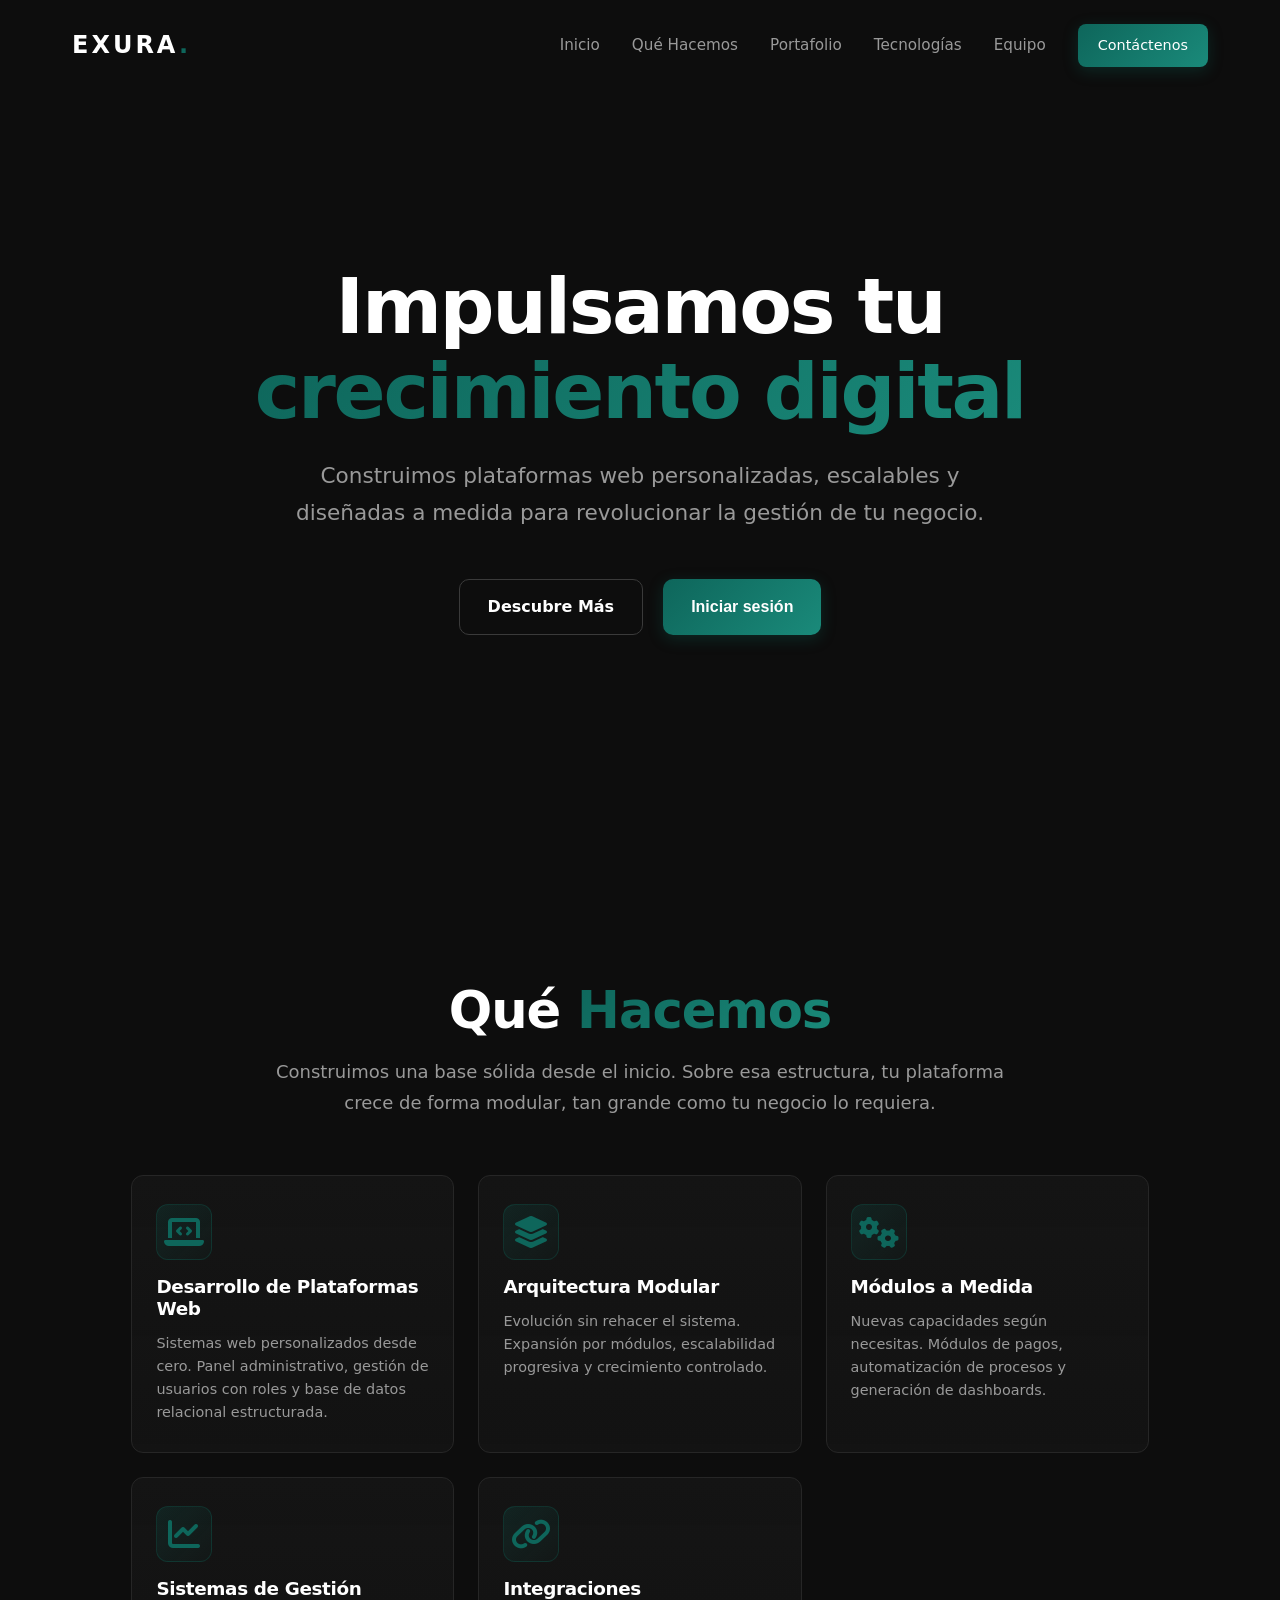
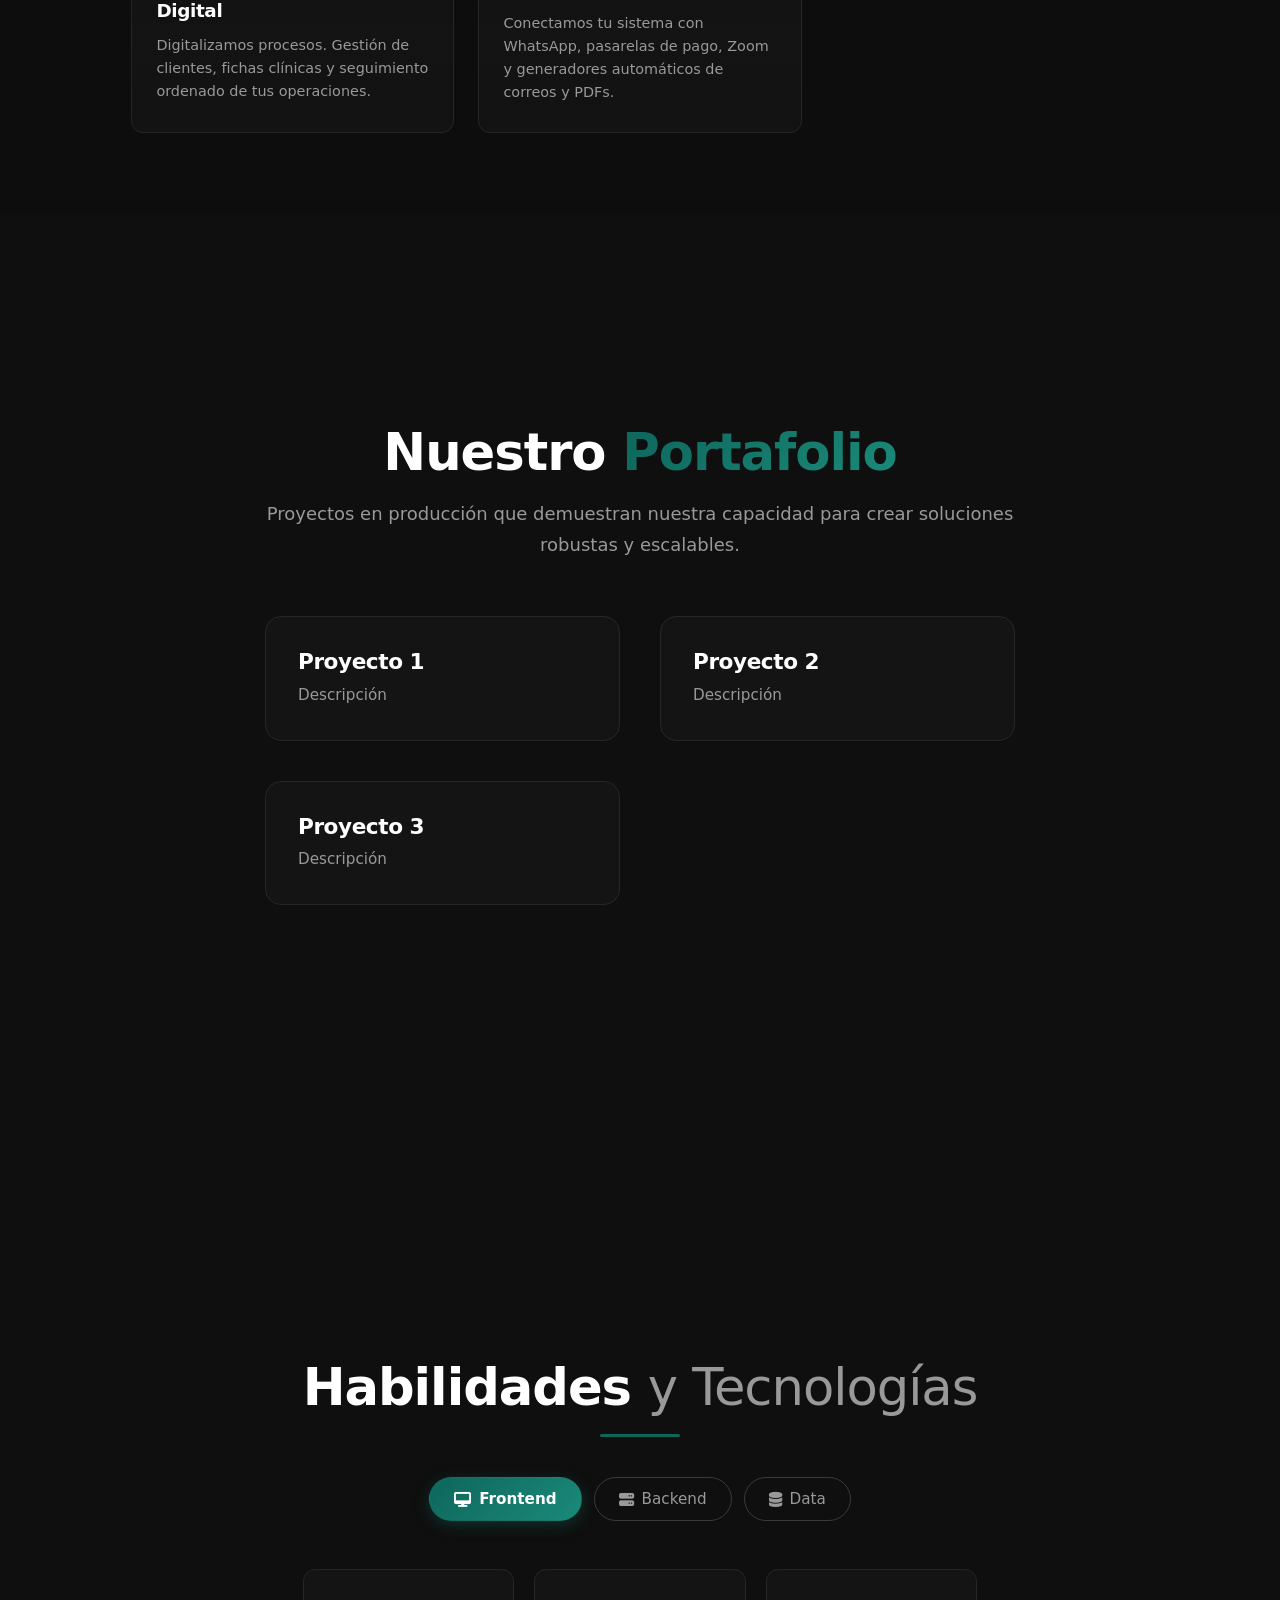
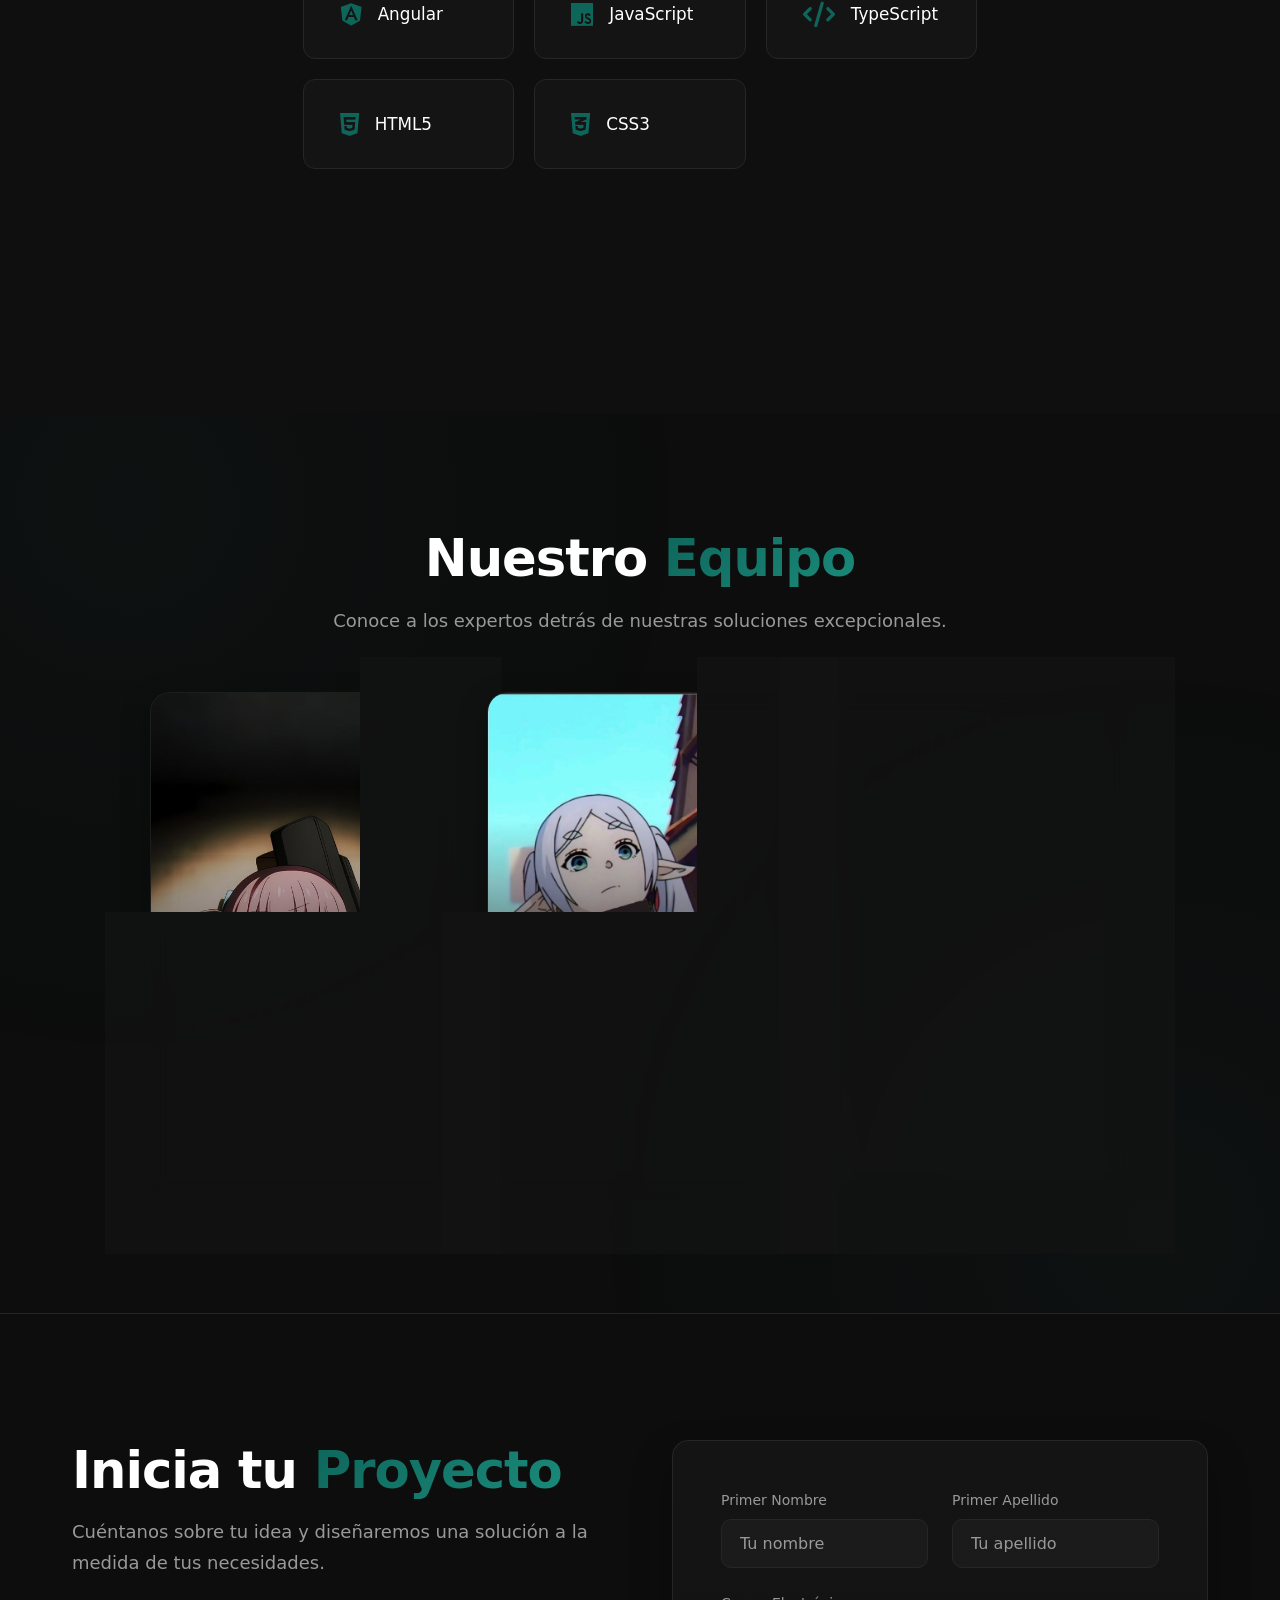
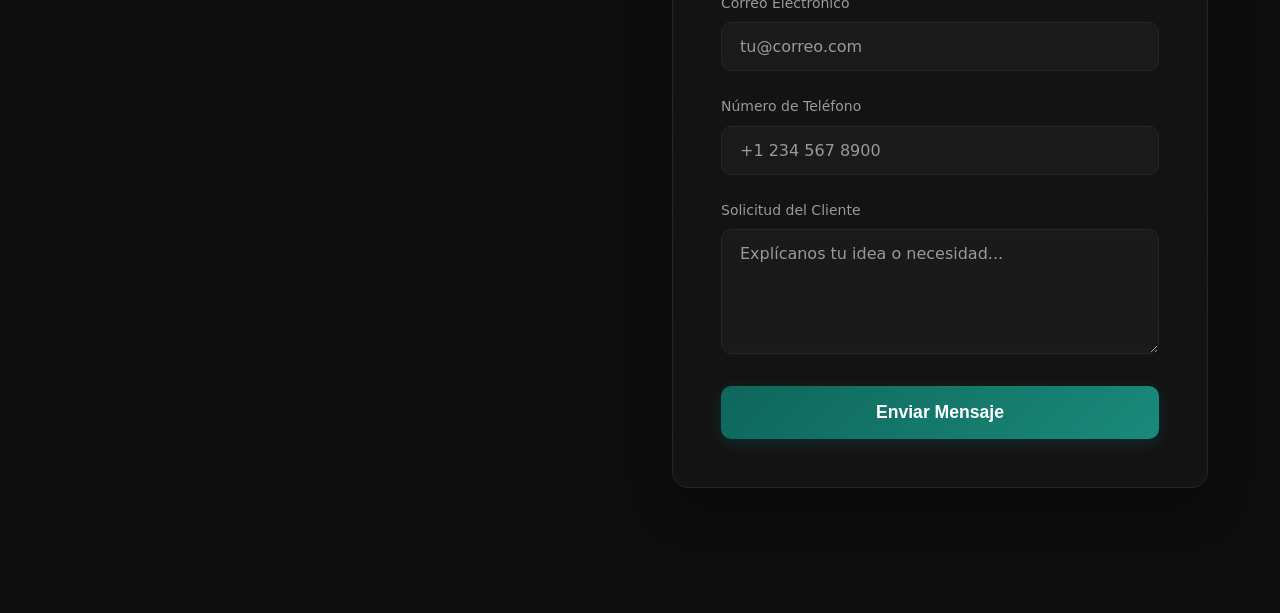
<file: index.html>
<!DOCTYPE html>
<html lang="es">
<head>
    <meta charset="UTF-8">
    <meta name="viewport" content="width=device-width, initial-scale=1.0">
    <title>Exura Studio | Desarrollo de Plataformas Web</title>
    <meta name="description" content="Exura Studio. Creamos sistemas web personalizados y modulares, desde landing pages hasta sistemas de gestión digital complejos.">
    <!-- FontAwesome -->
    <link rel="stylesheet" href="https://cdnjs.cloudflare.com/ajax/libs/font-awesome/6.4.0/css/all.min.css">
    <link rel="stylesheet" href="css/styles.css">
    <link rel="stylesheet" href="css/team-styles.css">
</head>
<body>
    <!-- Navbar -->
    <header class="navbar" id="navbar">
        <div class="nav-container">
            <a href="#inicio" class="logo">
                <span class="logo-text">EXURA<span class="logo-accent">.</span></span>
            </a>
            <nav class="nav-links">
                <a href="#inicio" class="nav-item">Inicio</a>
                <a href="#servicios" class="nav-item">Qué Hacemos</a>
                <a href="#portafolio" class="nav-item">Portafolio</a>
                <a href="#tecnologias" class="nav-item">Tecnologías</a>
                <a href="#equipo" class="nav-item">Equipo</a>
                <a href="#contacto" class="nav-item btn-primary">Contáctenos</a>
            </nav>
            <button class="mobile-menu-btn" id="mobileMenuBtn">☰</button>
        </div>
    </header>

    <!-- Mobile Menu -->
    <div class="mobile-menu" id="mobileMenu">
        <button class="mobile-close-btn" id="closeMobileBtn">✕</button>
        <a href="#inicio" class="mobile-nav-item">Inicio</a>
        <a href="#servicios" class="mobile-nav-item">Qué Hacemos</a>
        <a href="#portafolio" class="mobile-nav-item">Portafolio</a>
        <a href="#tecnologias" class="mobile-nav-item">Tecnologías</a>
        <a href="#equipo" class="mobile-nav-item">Equipo</a>
        <a href="#contacto" class="mobile-nav-item mobile-btn-primary">Contáctenos</a>
    </div>

    <!-- Hero Section -->
    <section class="hero view-animate" id="inicio">
        <div class="hero-content">
            <h1 class="hero-title">Impulsamos tu <span class="text-gradient">crecimiento digital</span></h1>
            <p class="hero-subtitle">Construimos plataformas web personalizadas, escalables y diseñadas a medida para revolucionar la gestión de tu negocio.</p>
            <div class="hero-actions">
                <a href="#servicios" class="btn btn-outline">Descubre Más</a>
                <button class="btn btn-primary" id="heroLoginBtn">Iniciar sesión</button>
            </div>
        </div>
    </section>

    <!-- Servicios Section -->
    <section class="section section-full" id="servicios">
        <div class="container">
            <div class="section-header view-animate">
                <h2 class="section-title">Qué <span class="text-gradient">Hacemos</span></h2>
                <p class="section-subtitle">Construimos una base sólida desde el inicio. Sobre esa estructura, tu plataforma crece de forma modular, tan grande como tu negocio lo requiera.</p>
            </div>

            <div class="services-grid">
                <div class="service-card view-animate stagger-1">
                    <div class="service-icon"><i class="fa-solid fa-laptop-code"></i></div>
                    <h3>Desarrollo de Plataformas Web</h3>
                    <p>Sistemas web personalizados desde cero. Panel administrativo, gestión de usuarios con roles y base de datos relacional estructurada.</p>
                </div>

                <div class="service-card view-animate stagger-2">
                    <div class="service-icon"><i class="fa-solid fa-layer-group"></i></div>
                    <h3>Arquitectura Modular</h3>
                    <p>Evolución sin rehacer el sistema. Expansión por módulos, escalabilidad progresiva y crecimiento controlado.</p>
                </div>

                <div class="service-card view-animate stagger-3">
                    <div class="service-icon"><i class="fa-solid fa-cogs"></i></div>
                    <h3>Módulos a Medida</h3>
                    <p>Nuevas capacidades según necesitas. Módulos de pagos, automatización de procesos y generación de dashboards.</p>
                </div>

                <div class="service-card view-animate stagger-1">
                    <div class="service-icon"><i class="fa-solid fa-chart-line"></i></div>
                    <h3>Sistemas de Gestión Digital</h3>
                    <p>Digitalizamos procesos. Gestión de clientes, fichas clínicas y seguimiento ordenado de tus operaciones.</p>
                </div>

                <div class="service-card view-animate stagger-2">
                    <div class="service-icon"><i class="fa-solid fa-link"></i></div>
                    <h3>Integraciones</h3>
                    <p>Conectamos tu sistema con WhatsApp, pasarelas de pago, Zoom y generadores automáticos de correos y PDFs.</p>
                </div>
            </div>
        </div>
    </section>

    <!-- Portafolio Section -->
    <section class="section section-full bg-dark" id="portafolio">
        <div class="container">
            <div class="section-header view-animate">
                <h2 class="section-title">Nuestro <span class="text-gradient">Portafolio</span></h2>
                <p class="section-subtitle">Proyectos en producción que demuestran nuestra capacidad para crear soluciones robustas y escalables.</p>
            </div>

            <div class="portfolio-grid">
                <div class="portfolio-card view-animate stagger-1">
                    <div class="portfolio-info">
                        <h3>Proyecto 1</h3>
                        <p>Descripción</p>
                    </div>
                </div>

                <div class="portfolio-card view-animate stagger-2">
                    <div class="portfolio-info">
                        <h3>Proyecto 2</h3>
                        <p>Descripción</p>
                    </div>
                </div>

                <div class="portfolio-card view-animate stagger-3">
                    <div class="portfolio-info">
                        <h3>Proyecto 3</h3>
                        <p>Descripción</p>
                    </div>
                </div>
            </div>
        </div>
    </section>

    <!-- Tecnologías Section -->
    <section class="section section-full bg-dark" id="tecnologias">
        <div class="container">
            <div class="tech-section-header view-animate">
                <h2 class="section-title"><span class="tech-title-main">Habilidades</span> <span class="tech-title-muted">y Tecnologías</span></h2>
                <div class="tech-underline"></div>
            </div>

            <div class="tech-tabs view-animate">
                <button class="tech-tab active" data-tab="frontend">
                    <i class="fa-solid fa-desktop"></i> Frontend
                </button>
                <button class="tech-tab" data-tab="backend">
                    <i class="fa-solid fa-server"></i> Backend
                </button>
                <button class="tech-tab" data-tab="data">
                    <i class="fa-solid fa-database"></i> Data
                </button>
            </div>

            <div class="tech-panel-wrapper view-animate">
                <!-- Frontend -->
                <div class="tech-panel active" data-panel="frontend">
                    <div class="tech-grid">
                        <div class="tech-card"><i class="fa-brands fa-angular"></i> Angular</div>
                        <div class="tech-card"><i class="fa-brands fa-js"></i> JavaScript</div>
                        <div class="tech-card"><i class="fa-solid fa-code"></i> TypeScript</div>
                        <div class="tech-card"><i class="fa-brands fa-html5"></i> HTML5</div>
                        <div class="tech-card"><i class="fa-brands fa-css3-alt"></i> CSS3</div>
                    </div>
                </div>
                <!-- Backend -->
                <div class="tech-panel" data-panel="backend">
                    <div class="tech-grid">
                        <div class="tech-card"><i class="fa-brands fa-python"></i> Python (Flask)</div>
                        <div class="tech-card"><i class="fa-brands fa-node-js"></i> TypeScript (NestJS)</div>
                        <div class="tech-card"><i class="fa-solid fa-network-wired"></i> Desarrollo de APIs REST</div>
                        <div class="tech-card"><i class="fa-solid fa-cubes"></i> Arquitectura modular</div>
                    </div>
                </div>
                <!-- Data -->
                <div class="tech-panel" data-panel="data">
                    <div class="tech-grid">
                        <div class="tech-card"><i class="fa-solid fa-database"></i> PostgreSQL</div>
                        <div class="tech-card"><i class="fa-solid fa-database"></i> MySQL</div>
                        <div class="tech-card"><i class="fa-solid fa-table"></i> Diseño relacional</div>
                        <div class="tech-card"><i class="fa-brands fa-python"></i> SQLAlchemy</div>
                        <div class="tech-card"><i class="fa-solid fa-code"></i> TypeORM / Prisma</div>
                    </div>
                </div>
            </div>
        </div>
    </section>

    <!-- Nuestro Equipo Section -->
    <section class="section section-full" id="equipo">
        <div class="container">
            <div class="section-header view-animate">
                <h2 class="section-title">Nuestro <span class="text-gradient">Equipo</span></h2>
                <p class="section-subtitle">Conoce a los expertos detrás de nuestras soluciones excepcionales.</p>
            </div>

            <div class="team-grid">
                <a href="team-member.html?id=1" class="team-card view-animate stagger-1">
                    <div class="team-img">
                        <img src="img/bocchi.jpg" alt="Carlos Mendoza">
                    </div>
                    <div class="team-info">
                        <h3>Desarrollador 1</h3>
                        <p class="role">Backend Developer</p>
                        <span class="view-profile">Ver perfil <i class="fa-solid fa-arrow-right"></i></span>
                    </div>
                </a>

                <a href="team-member.html?id=2" class="team-card view-animate stagger-2">
                    <div class="team-img">
                        <img src="img/team2.jpg" alt="Laura Gómez">
                    </div>
                    <div class="team-info">
                        <h3>Desarrollador 2</h3>
                        <p class="role">Frontend Developer</p>
                        <span class="view-profile">Ver perfil <i class="fa-solid fa-arrow-right"></i></span>
                    </div>
                </a>

                <a href="team-member.html?id=3" class="team-card view-animate stagger-3">
                    <div class="team-img">
                        <img src="img/team3.jpg" alt="Andrés López">
                    </div>
                    <div class="team-info">
                        <h3>Desarrollador 3</h3>
                        <p class="role">Fullstack Developer</p>
                        <span class="view-profile">Ver perfil <i class="fa-solid fa-arrow-right"></i></span>
                    </div>
                </a>
            </div>
        </div>
    </section>

    <!-- Contacto Section -->
    <section class="section section-full border-top" id="contacto">
        <div class="container">
            <div class="contact-wrapper view-animate">
                <div class="contact-header">
                    <h2 class="section-title">Inicia tu <span class="text-gradient">Proyecto</span></h2>
                    <p class="section-subtitle" style="margin-inline: 0; text-align: left;">Cuéntanos sobre tu idea y diseñaremos una solución a la medida de tus necesidades.</p>
                </div>

                <!-- 
                ================================================================
                FORMULARIO DE CONTACTO - Web3Forms Integration
                ================================================================
                PASOS PARA CONFIGURAR:
                
                1. OBTENER ACCESS KEY:
                   - Ve a https://web3forms.com
                   - Regístrate
                   - Copia tu Access Key desde el dashboard
                
                2. REEMPLAZAR LA ACCESS KEY:
                   - Busca el input oculto con name="access_key"
                   - Cambia el value por tu Access Key real
                
                3. (OPCIONAL) CONFIGURAR NOTIFICACIONES:
                   - En el dashboard de Web3Forms puedes configurar:
                     * Correo de notificación
                     * Auto-respuesta automática
                     * Webhooks para integraciones
                ================================================================
                -->
                <form class="contact-form" id="contactForm" action="https://api.web3forms.com/submit" method="POST">
                    <!-- Access Key de Web3Forms (REEMPLAZAR CON TU KEY REAL) -->
                    <input type="hidden" name="access_key" value="TU_ACCESS_KEY_AQUI">
                    
                    <!-- Redirección después del envío (opcional) -->
                    <input type="hidden" name="redirect" value="https://web3forms.com/success">
                    
                    <!-- Asunto del correo que recibirás -->
                    <input type="hidden" name="subject" value="Nuevo mensaje desde Exura Studio">
                    
                    <!-- Nombre del remitente para el correo -->
                    <input type="hidden" name="from_name" value="Exura Studio Website">
                    
                    <div class="form-row">
                        <div class="form-group">
                            <label for="firstName">Primer Nombre</label>
                            <input type="text" id="firstName" name="firstName" required placeholder="Tu nombre">
                        </div>
                        <div class="form-group">
                            <label for="lastName">Primer Apellido</label>
                            <input type="text" id="lastName" name="lastName" required placeholder="Tu apellido">
                        </div>
                    </div>

                    <div class="form-group">
                        <label for="email">Correo Electrónico</label>
                        <input type="email" id="email" name="email" required placeholder="tu@correo.com">
                    </div>

                    <div class="form-group">
                        <label for="phone">Número de Teléfono</label>
                        <input type="tel" id="phone" name="phone" required placeholder="+1 234 567 8900">
                    </div>

                    <div class="form-group">
                        <label for="request">Solicitud del Cliente</label>
                        <textarea id="request" name="request" rows="5" required placeholder="Explícanos tu idea o necesidad..."></textarea>
                    </div>

                    <!-- Honeypot anti-spam (oculto para humanos) -->
                    <input type="checkbox" name="botcheck" id="botcheck" class="hidden" style="display: none;">
                    
                    <button type="submit" class="btn btn-primary w-full" style="padding: 1rem; font-size: 1.1rem;">Enviar Mensaje</button>
                    
                    <!-- Mensaje de estado del formulario -->
                    <div id="formStatus" class="form-status" style="display: none;"></div>
                </form>
            </div>
        </div>
    </section>

    <!-- Login Modal -->
    <div class="modal-overlay" id="loginModal">
        <div class="modal-content view-animate-modal">
            <button class="close-modal-btn" id="closeLoginModal">✕</button>
            <h2 class="modal-title">Iniciar Sesión</h2>
            <form class="login-form">
                <div class="form-group">
                    <label for="loginEmail">Correo Electrónico</label>
                    <input type="email" id="loginEmail" placeholder="tu@correo.com" required>
                </div>
                <div class="form-group">
                    <label for="loginPassword">Contraseña</label>
                    <input type="password" id="loginPassword" placeholder="••••••••" required>
                </div>
                <button type="submit" class="btn btn-glow w-full">Entrar</button>
                <div class="modal-footer">
                    <a href="#" class="forgot-password">¿Olvidaste tu contraseña?</a>
                </div>
            </form>
        </div>
    </div>

    <!-- Script included -->
    <script src="js/script.js"></script>
</body>
</html>
</file>
<file: css/styles.css>
/* =====================================================
   STYLES.CSS - Archivo Principal
   Importa todos los módulos CSS
   
   ESTRUCTURA:
   1. Variables y Reset
   2. Utilidades y Botones
   3. Navbar y Menú Móvil
   4. Hero Section
   5. Modal y Formularios
   6. Secciones Generales
   7. Tecnologías
   8. Equipo y Contacto
   9. Footer y Responsive
   ===================================================== */

@import '01-variables.css';
@import '02-utilities.css';
@import '03-navbar.css';
@import '04-hero.css';
@import '05-modal-forms.css';
@import '06-sections.css';
@import '07-technologies.css';
@import '08-team-contact.css';
@import '09-footer-responsive.css';
</file>
<file: css/team-styles.css>
/* =====================================================
   TEAM MEMBER PAGE STYLES
   Estilos específicos para la página de perfil de equipo
   ===================================================== */

/* Page Header */
.page-header {
    padding-top: 140px;
    padding-bottom: 3rem;
    background: linear-gradient(180deg, rgba(14, 102, 91, 0.08) 0%, transparent 100%);
}

/* Profile Container */
.profile-container {
    display: grid;
    grid-template-columns: 380px 1fr;
    gap: 4rem;
    align-items: start;
}

/* Profile Sidebar */
.profile-sidebar {
    background: rgba(20, 20, 20, 0.6);
    backdrop-filter: blur(10px);
    -webkit-backdrop-filter: blur(10px);
    border: 1px solid rgba(255, 255, 255, 0.05);
    border-radius: 20px;
    padding: 3rem 2rem;
    text-align: center;
    position: sticky;
    top: 140px;
    box-shadow: 0 20px 50px rgba(0, 0, 0, 0.4);
    animation: slideInLeft 0.8s cubic-bezier(0.2, 1, 0.3, 1) forwards;
}

@keyframes slideInLeft {
    from {
        opacity: 0;
        transform: translateX(-40px);
    }
    to {
        opacity: 1;
        transform: translateX(0);
    }
}

.profile-sidebar h1 {
    font-size: 1.75rem;
    margin-bottom: 0.5rem;
    color: var(--color-text);
}

.profile-sidebar .role {
    color: var(--color-primary);
    font-weight: 600;
    font-size: 0.9rem;
    text-transform: uppercase;
    letter-spacing: 0.08em;
    margin-bottom: 1.5rem;
    display: inline-block;
    padding: 0.5rem 1rem;
    background: rgba(14, 102, 91, 0.15);
    border-radius: 20px;
    border: 1px solid rgba(14, 102, 91, 0.3);
}

.profile-sidebar .bio {
    color: var(--color-text-muted);
    font-size: 0.95rem;
    line-height: 1.8;
    text-align: left;
}

/* Profile Image */
.profile-image-container {
    width: 180px;
    height: 180px;
    margin: 0 auto 1.5rem;
    border-radius: 50%;
    overflow: hidden;
    border: 3px solid var(--color-primary);
    box-shadow: 0 10px 30px rgba(14, 102, 91, 0.3);
}

.profile-image {
    width: 100%;
    height: 100%;
    object-fit: cover;
}

/* Profile Details Area */
.profile-details-area {
    display: flex;
    flex-direction: column;
    gap: 2rem;
}

.detail-section {
    background: rgba(20, 20, 20, 0.4);
    backdrop-filter: blur(10px);
    -webkit-backdrop-filter: blur(10px);
    border: 1px solid rgba(255, 255, 255, 0.03);
    border-radius: 20px;
    padding: 2.5rem;
    opacity: 0;
    transform: translateY(30px);
    transition: all var(--transition-slow);
}

.detail-section.visible {
    opacity: 1;
    transform: translateY(0);
}

.detail-section:nth-child(1) { animation-delay: 0.1s; }
.detail-section:nth-child(2) { animation-delay: 0.2s; }
.detail-section:nth-child(3) { animation-delay: 0.3s; }

@keyframes fadeUp {
    to {
        opacity: 1;
        transform: translateY(0);
    }
}

.detail-title {
    font-size: 1.4rem;
    margin-bottom: 1.75rem;
    display: flex;
    align-items: center;
    gap: 1rem;
    padding-bottom: 1rem;
    border-bottom: 1px solid var(--color-border);
}

.detail-title .icon {
    width: 45px;
    height: 45px;
    display: flex;
    align-items: center;
    justify-content: center;
    background: linear-gradient(135deg, var(--color-primary) 0%, var(--color-primary-light) 100%);
    border-radius: 12px;
    color: #ffffff;
    font-size: 1.2rem;
    box-shadow: 0 4px 15px rgba(14, 102, 91, 0.4);
}

/* Styled List */
ul.styled-list {
    list-style: none;
    padding: 0;
    display: grid;
    grid-template-columns: repeat(auto-fit, minmax(280px, 1fr));
    gap: 1rem;
}

ul.styled-list li {
    position: relative;
    padding: 1rem 1.25rem 1rem 3rem;
    background: rgba(255, 255, 255, 0.02);
    border-radius: 10px;
    border: 1px solid transparent;
    color: var(--color-text-muted);
    transition: all var(--transition-fast);
}

ul.styled-list li::before {
    content: '\f0da';
    font-family: 'Font Awesome 6 Free';
    font-weight: 900;
    position: absolute;
    left: 1rem;
    color: var(--color-primary);
    font-size: 1rem;
    top: 50%;
    transform: translateY(-50%);
    transition: transform var(--transition-fast);
}

ul.styled-list li:hover {
    background: rgba(14, 102, 91, 0.1);
    border-color: rgba(14, 102, 91, 0.3);
    color: var(--color-text);
    transform: translateX(5px);
}

ul.styled-list li:hover::before {
    transform: translateY(-50%) scale(1.2);
}

/* Chip Container */
.chip-container {
    display: flex;
    flex-wrap: wrap;
    gap: 0.875rem;
}

.chip {
    background: linear-gradient(180deg, var(--color-surface) 0%, rgba(20, 20, 20, 0.8) 100%);
    border: 1px solid var(--color-border);
    padding: 0.75rem 1.25rem;
    border-radius: 10px;
    font-size: 0.9rem;
    color: var(--color-text);
    font-weight: 500;
    transition: all var(--transition-fast);
    display: flex;
    align-items: center;
    gap: 0.5rem;
}

.chip i {
    color: var(--color-primary);
    font-size: 0.85rem;
}

.chip:hover {
    border-color: var(--color-primary);
    background: rgba(14, 102, 91, 0.15);
    transform: translateY(-3px);
    box-shadow: 0 8px 20px rgba(14, 102, 91, 0.2);
}

.chip:hover i {
    color: var(--color-primary-light);
    animation: bounce 0.4s ease;
}

@keyframes bounce {
    0%, 100% { transform: scale(1); }
    50% { transform: scale(1.3); }
}

/* Back Button */
.back-btn {
    display: inline-flex;
    align-items: center;
    gap: 0.625rem;
    color: var(--color-text-muted);
    margin-bottom: 2rem;
    transition: all var(--transition-fast);
    padding: 0.75rem 1.25rem;
    background: rgba(255, 255, 255, 0.03);
    border-radius: 10px;
    border: 1px solid var(--color-border);
    font-weight: 500;
    font-size: 0.9rem;
}

.back-btn:hover {
    color: var(--color-primary);
    border-color: var(--color-primary);
    background: rgba(14, 102, 91, 0.1);
    transform: translateX(-5px);
}

.back-btn i {
    transition: transform var(--transition-fast);
}

.back-btn:hover i {
    transform: translateX(-5px);
}

/* Error State */
.error-state {
    text-align: center;
    padding: 4rem 2rem;
    grid-column: 1 / -1;
}

.error-state h2 {
    font-size: 1.75rem;
    margin-bottom: 1rem;
}

.error-state p {
    color: var(--color-text-muted);
    margin-bottom: 2rem;
}

/* Responsive Design */
@media (max-width: 900px) {
    .profile-container {
        grid-template-columns: 1fr;
        gap: 2.5rem;
    }

    .profile-sidebar {
        position: static;
        animation: none;
    }

    .page-header {
        padding-top: 100px;
    }
}

@media (max-width: 480px) {
    .detail-section {
        padding: 1.75rem;
    }

    .detail-title {
        font-size: 1.2rem;
    }

    ul.styled-list {
        grid-template-columns: 1fr;
    }
}
</file>
